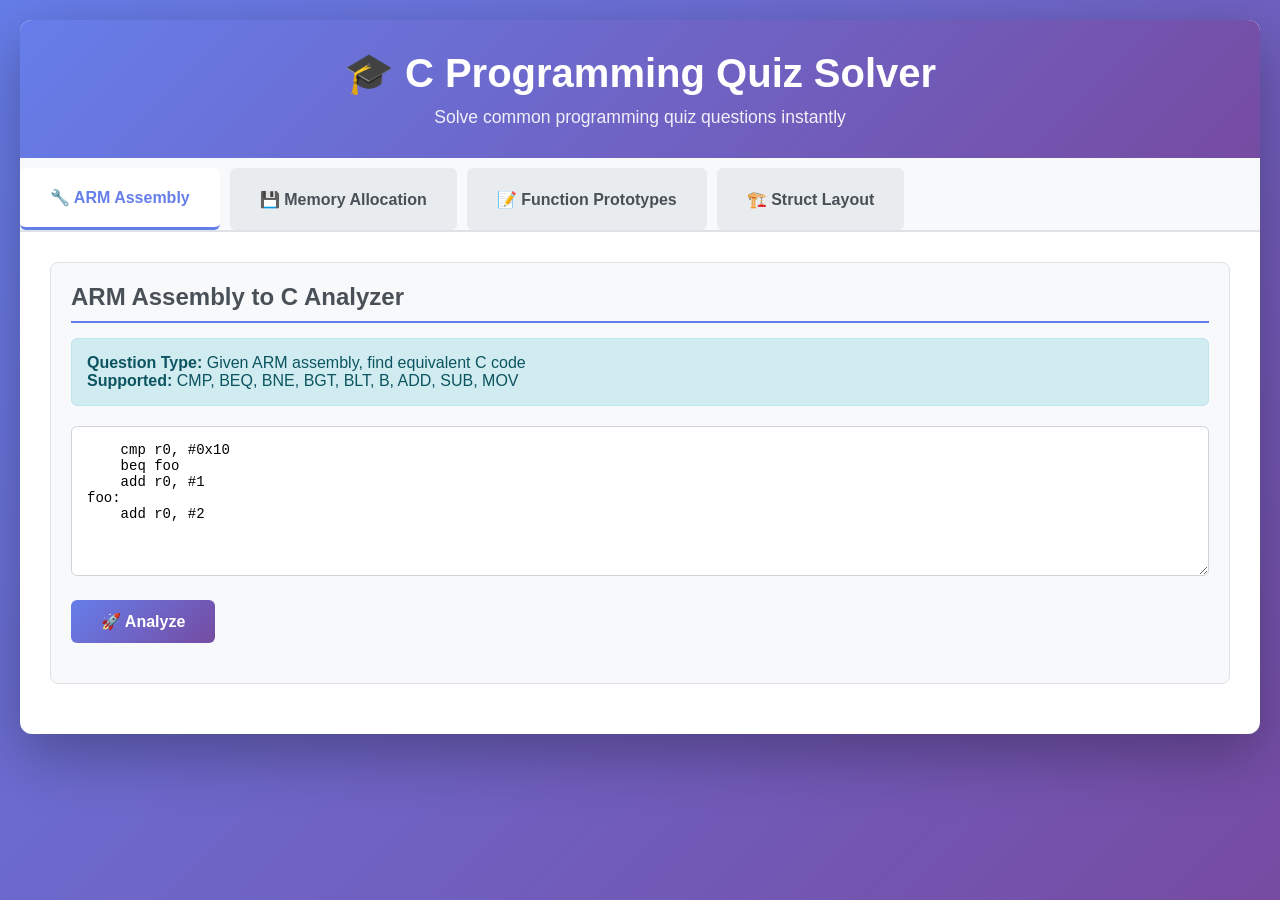
<file: index.html>
<!DOCTYPE html>
<html lang="en">
<head>
    <meta charset="UTF-8">
    <meta name="viewport" content="width=device-width, initial-scale=1.0">
    <title>C Programming Quiz Solver</title>
    <link rel="stylesheet" href="styles.css">
</head>
<body>
    <div class="container">
        <header>
            <h1>🎓 C Programming Quiz Solver</h1>
            <p class="subtitle">Solve common programming quiz questions instantly</p>
        </header>

        <div class="main-tabs">
            <button class="main-tab active" onclick="switchMainTab(0)">🔧 ARM Assembly</button>
            <button class="main-tab" onclick="switchMainTab(1)">💾 Memory Allocation</button>
            <button class="main-tab" onclick="switchMainTab(2)">📝 Function Prototypes</button>
            <button class="main-tab" onclick="switchMainTab(3)">🏗️ Struct Layout</button>
        </div>

        <!-- ARM Assembly Tab -->
        <div class="tab-panel active" id="panel-arm">
            <div class="panel">
                <h2>ARM Assembly to C Analyzer</h2>
                <div class="info-box">
                    <strong>Question Type:</strong> Given ARM assembly, find equivalent C code<br>
                    <strong>Supported:</strong> CMP, BEQ, BNE, BGT, BLT, B, ADD, SUB, MOV
                </div>
                <textarea id="armInput" placeholder="Enter ARM assembly...">    cmp r0, #0x10
    beq foo
    add r0, #1
foo:
    add r0, #2</textarea>
                <button onclick="analyzeARM()">🚀 Analyze</button>
                
                <div class="results" id="armResults"></div>
            </div>
        </div>

        <!-- Memory Allocation Tab -->
        <div class="tab-panel" id="panel-memory">
            <div class="panel">
                <h2>Memory Allocation Calculator</h2>
                <div class="info-box">
                    <strong>Question Type:</strong> How many bytes are allocated by malloc()?<br>
                    <strong>Example:</strong> int * arr = malloc(5*sizeof(int));
                </div>
                
                <div class="config-row">
                    <div class="config-item">
                        <label>sizeof(int):</label>
                        <input type="number" id="memIntSize" value="2" min="1" max="8">
                    </div>
                    <div class="config-item">
                        <label>sizeof(pointer):</label>
                        <input type="number" id="memPtrSize" value="4" min="1" max="8">
                    </div>
                    <div class="config-item">
                        <label>sizeof(char):</label>
                        <input type="number" id="memCharSize" value="1" min="1" max="8">
                    </div>
                    <div class="config-item">
                        <label>sizeof(double):</label>
                        <input type="number" id="memDoubleSize" value="8" min="1" max="16">
                    </div>
                </div>

                <textarea id="memInput" placeholder="Enter C statement with malloc()...">int * intarray = malloc(5*sizeof(int));</textarea>
                <button onclick="analyzeMemory()">💾 Calculate</button>
                
                <div class="results" id="memResults"></div>
            </div>
        </div>

        <!-- Function Prototype Tab -->
        <div class="tab-panel" id="panel-function">
            <div class="panel">
                <h2>Function Prototype Analyzer</h2>
                <div class="info-box">
                    <strong>Question Type:</strong> What type does this function return?<br>
                    <strong>Example:</strong> int foo(char a, double * b);
                </div>
                
                <textarea id="funcInput" placeholder="Enter function prototype...">int foo(char a, double * b);</textarea>
                <button onclick="analyzeFunction()">📝 Analyze</button>
                
                <div class="results" id="funcResults"></div>
            </div>
        </div>

        <!-- Struct Layout Tab -->
        <div class="tab-panel" id="panel-struct">
            <div class="panel">
                <h2>Struct Memory Layout Analyzer</h2>
                <div class="info-box">
                    <strong>Question Type:</strong> What is the memory address of a struct member?<br>
                    <strong>Example:</strong> Given struct bar at address 10, where is mystruct.v1?
                </div>
                
                <div class="config-row">
                    <div class="config-item">
                        <label>sizeof(int):</label>
                        <input type="number" id="structIntSize" value="2" min="1" max="8">
                    </div>
                    <div class="config-item">
                        <label>Base Address (decimal):</label>
                        <input type="number" id="structBaseAddr" value="10" min="0">
                    </div>
                    <div class="config-item">
                        <label>Member to find:</label>
                        <input type="text" id="structMember" value="v1" placeholder="e.g., v1">
                    </div>
                    <div class="config-item">
                        <label>Apply Alignment:</label>
                        <select id="structAlignment" style="padding: 15px; border: 1px solid #ced4da; border-radius: 6px;">
                            <option value="false">No (Simple)</option>
                            <option value="true">Yes (Realistic)</option>
                        </select>
                    </div>
                </div>

                <textarea id="structInput" placeholder="Enter struct definition...">struct bar {
    int v0;
    int v1;
    int v2;
};</textarea>
                <button onclick="analyzeStruct()">🏗️ Analyze</button>
                
                <div class="results" id="structResults"></div>
            </div>
        </div>
    </div>

    <script src="arm-analyzer.js?v=6"></script>
    <script src="memory-calculator.js?v=6"></script>
    <script src="function-analyzer.js?v=6"></script>
    <script src="struct-analyzer.js?v=6"></script>
    <script src="quiz-solver.js?v=6"></script>
</body>
</html>
</file>
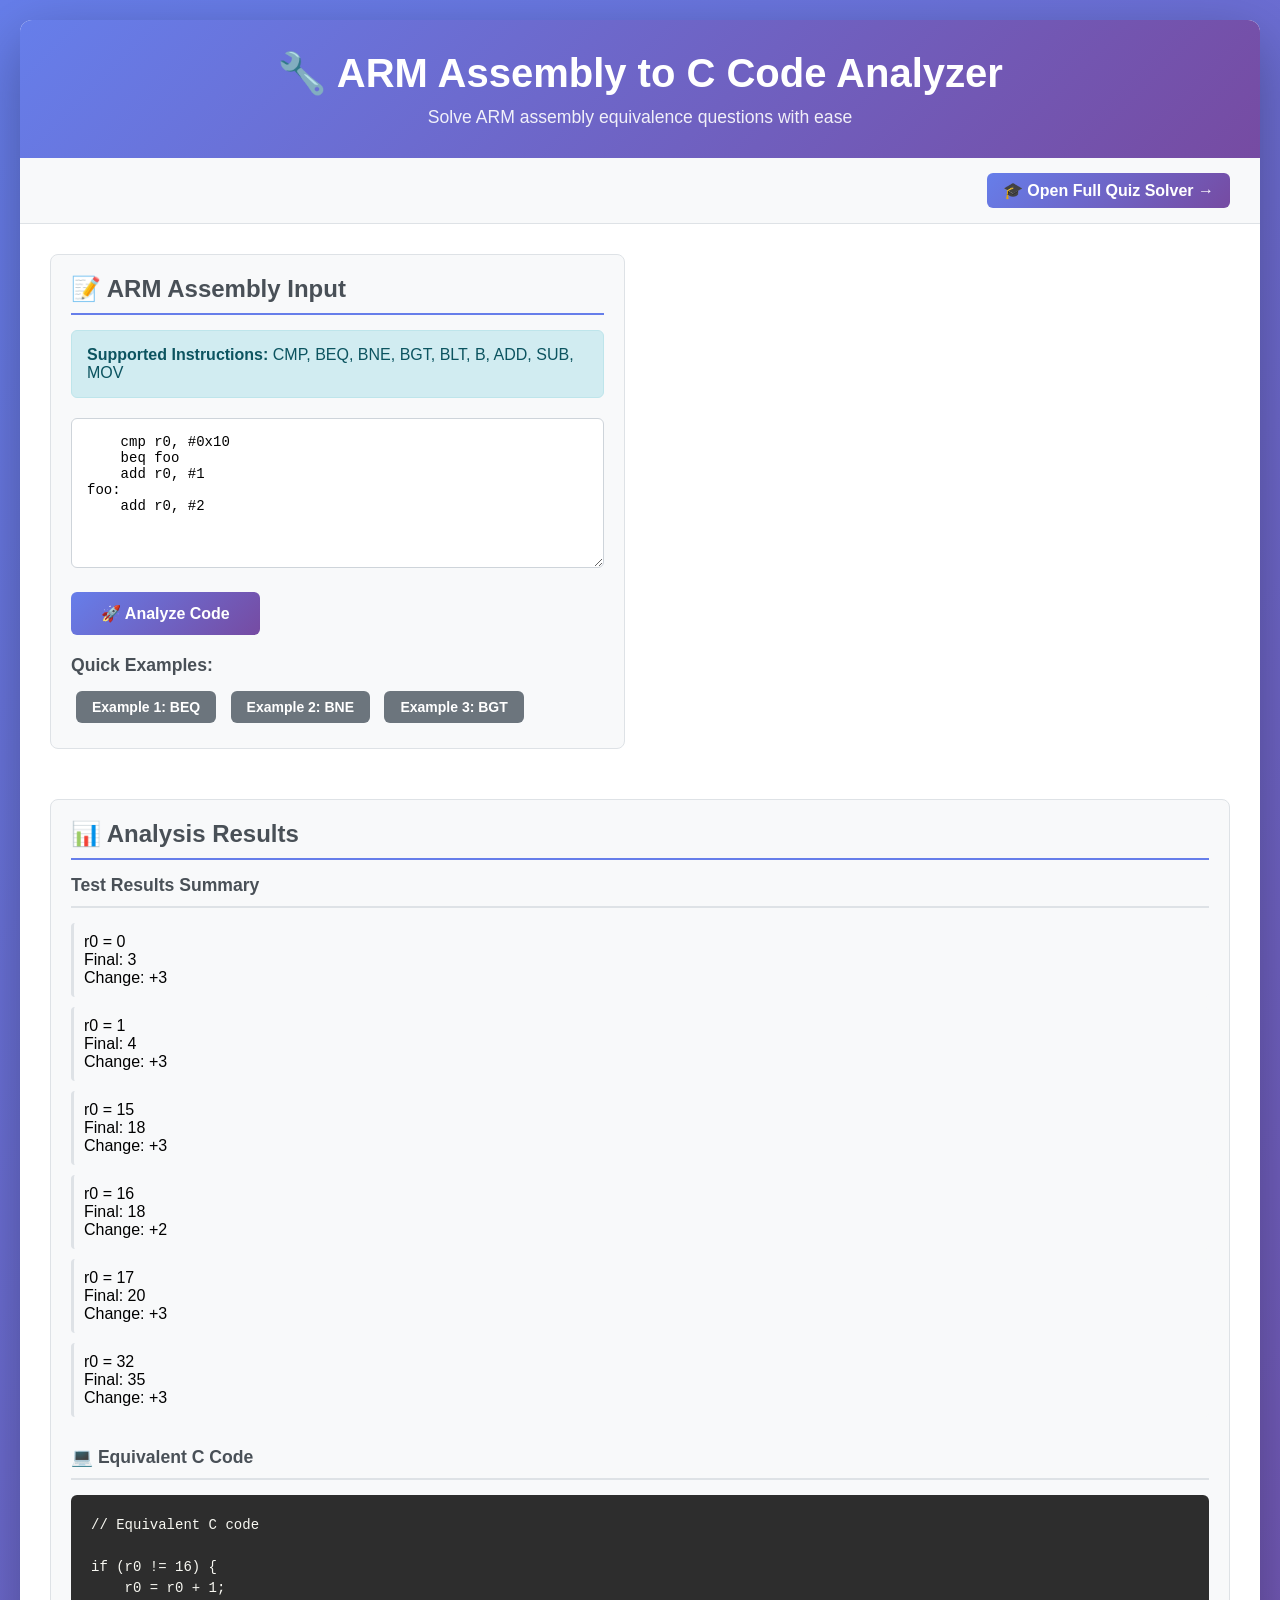
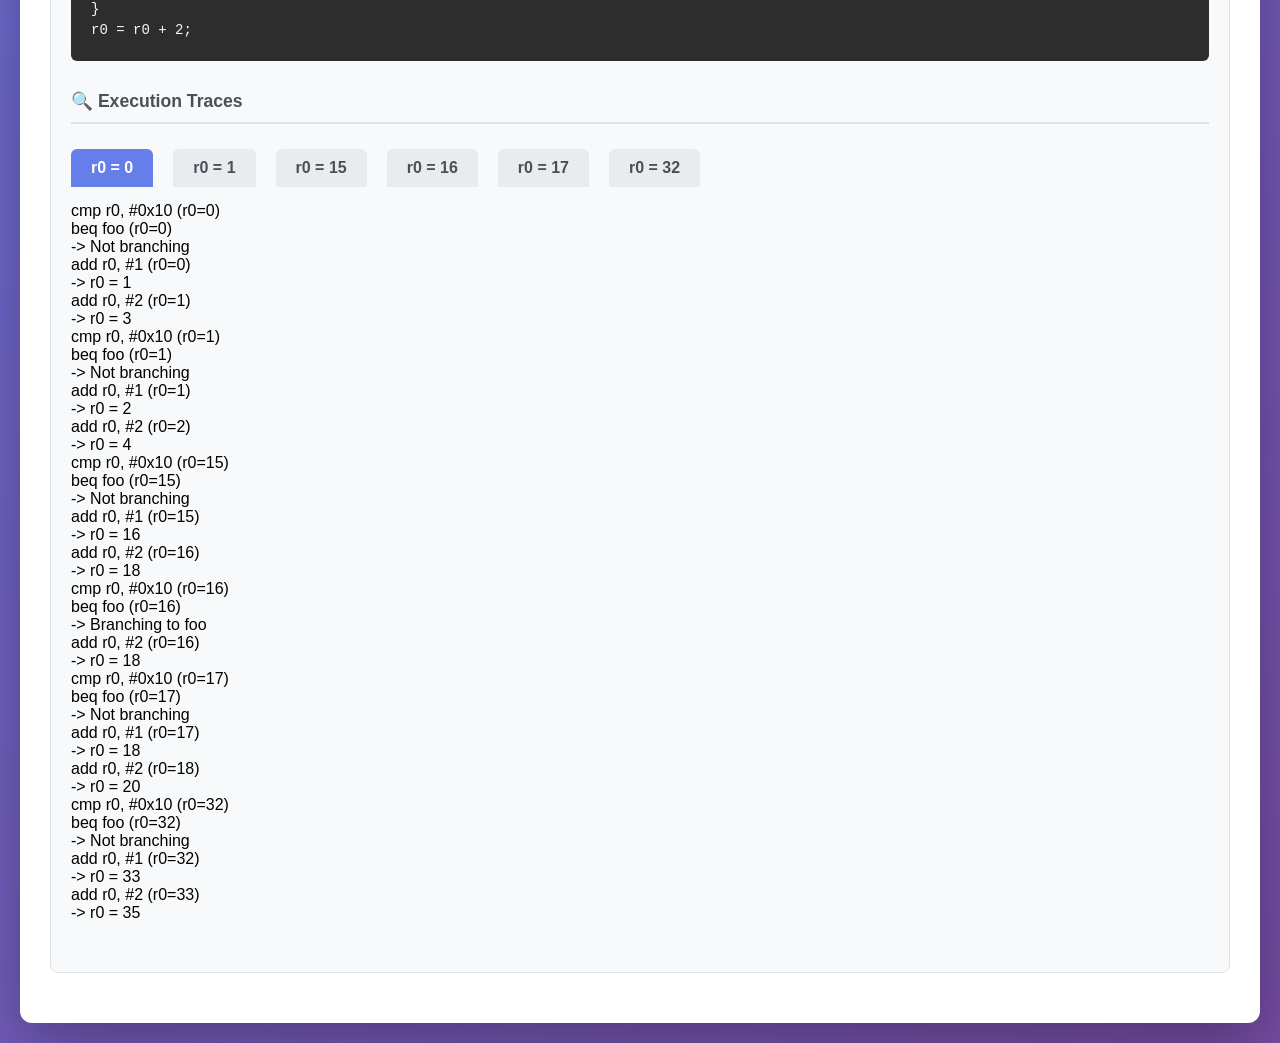
<file: arm-standalone.html>
<!DOCTYPE html>
<html lang="en">
<head>
    <meta charset="UTF-8">
    <meta name="viewport" content="width=device-width, initial-scale=1.0">
    <title>ARM Assembly to C Code Analyzer</title>
    <link rel="stylesheet" href="styles.css">
</head>
<body>
    <div class="container">
        <header>
            <h1>🔧 ARM Assembly to C Code Analyzer</h1>
            <p class="subtitle">Solve ARM assembly equivalence questions with ease</p>
        </header>

        <div class="toolbar justify-end">
            <a href="quiz-solver.html" class="btn-primary">🎓 Open Full Quiz Solver →</a>
        </div>

        <div class="main-content">
            <div class="panel">
                <h2>📝 ARM Assembly Input</h2>
                
                <div class="info-box">
                    <strong>Supported Instructions:</strong>
                    CMP, BEQ, BNE, BGT, BLT, B, ADD, SUB, MOV
                </div>

                <textarea id="assemblyInput" placeholder="Enter ARM assembly code here...
Example:
    cmp r0, #0x10
    beq foo
    add r0, #1
foo:
    add r0, #2">    cmp r0, #0x10
    beq foo
    add r0, #1
foo:
    add r0, #2</textarea>

                <button onclick="analyze()">🚀 Analyze Code</button>

                <div class="examples">
                    <h3 style="color: #495057; margin-bottom: 10px; font-size: 1.1em;">Quick Examples:</h3>
                    <button class="example-btn" onclick="loadExample(1)">Example 1: BEQ</button>
                    <button class="example-btn" onclick="loadExample(2)">Example 2: BNE</button>
                    <button class="example-btn" onclick="loadExample(3)">Example 3: BGT</button>
                </div>
            </div>

            <div class="panel full-width" id="resultsPanel" style="display: none;">
                <h2>📊 Analysis Results</h2>

                <div class="result-section">
                    <h3>Test Results Summary</h3>
                    <div id="testResults" class="test-results"></div>
                </div>

                <div class="result-section">
                    <h3>💻 Equivalent C Code</h3>
                    <pre id="cCodeOutput"></pre>
                </div>

                <div class="result-section">
                    <h3>🔍 Execution Traces</h3>
                    <div class="tabs" id="traceTabs"></div>
                    <div id="traceContents"></div>
                </div>
            </div>
        </div>
    </div>

    <script src="arm-analyzer.js?v=5"></script>
    <script>
        function analyze() {
            const assemblyCode = document.getElementById('assemblyInput').value;
            
            if (!assemblyCode.trim()) {
                alert('Please enter some ARM assembly code!');
                return;
            }

            try {
                const analyzer = new ARMAnalyzer();
                analyzer.parse(assemblyCode);

                const testValues = [0, 1, 15, 16, 17, 32];
                const analysis = analyzer.analyze(testValues);

                // Show results panel
                document.getElementById('resultsPanel').style.display = 'block';

                // Display test results
                displayTestResults(analysis.results);

                // Display C code
                document.getElementById('cCodeOutput').textContent = analysis.cCode;

                // Display traces
                displayTraces(analysis.results);

                // Scroll to results
                document.getElementById('resultsPanel').scrollIntoView({ behavior: 'smooth' });

            } catch (error) {
                alert('Error analyzing code: ' + error.message);
                console.error(error);
            }
        }

        function displayTestResults(results) {
            const container = document.getElementById('testResults');
            container.innerHTML = '';

            // Find if there are different behaviors
            const changes = results.map(r => r.change);
            const hasVariation = new Set(changes).size > 1;

            results.forEach(result => {
                const isUnique = hasVariation && 
                    changes.filter(c => c === result.change).length === 1;

                const div = document.createElement('div');
                div.className = 'test-item' + (isUnique ? ' highlighted' : '');
                div.innerHTML = `
                    <div class="test-value">r0 = ${result.initial}</div>
                    <div>Final: ${result.final}</div>
                    <div class="test-change">Change: ${result.change >= 0 ? '+' : ''}${result.change}</div>
                `;
                container.appendChild(div);
            });
        }

        function displayTraces(results) {
            const tabsContainer = document.getElementById('traceTabs');
            const contentsContainer = document.getElementById('traceContents');
            
            tabsContainer.innerHTML = '';
            contentsContainer.innerHTML = '';

            results.forEach((result, index) => {
                // Create tab
                const tab = document.createElement('button');
                tab.className = 'tab' + (index === 0 ? ' active' : '');
                tab.textContent = `r0 = ${result.initial}`;
                tab.onclick = () => switchTab(index);
                tabsContainer.appendChild(tab);

                // Create content
                const content = document.createElement('div');
                content.className = 'tab-content' + (index === 0 ? ' active' : '');
                content.id = `trace-${index}`;
                
                const trace = document.createElement('div');
                trace.className = 'trace';
                
                result.trace.forEach(line => {
                    const lineDiv = document.createElement('div');
                    lineDiv.className = 'trace-line';
                    
                    if (line.startsWith('Label')) {
                        lineDiv.className += ' trace-label';
                    } else if (line.includes('->')) {
                        lineDiv.className += ' trace-branch';
                    } else {
                        lineDiv.className += ' trace-instruction';
                    }
                    
                    lineDiv.textContent = line;
                    trace.appendChild(lineDiv);
                });
                
                content.appendChild(trace);
                contentsContainer.appendChild(content);
            });
        }

        function switchTab(index) {
            // Update tabs
            const tabs = document.querySelectorAll('.tab');
            tabs.forEach((tab, i) => {
                tab.classList.toggle('active', i === index);
            });

            // Update contents
            const contents = document.querySelectorAll('.tab-content');
            contents.forEach((content, i) => {
                content.classList.toggle('active', i === index);
            });
        }

        function loadExample(exampleNum) {
            const examples = {
                1: `    cmp r0, #0x10
    beq foo
    add r0, #1
foo:
    add r0, #2`,
                2: `    cmp r0, #5
    bne skip
    add r0, #10
skip:
    add r0, #1`,
                3: `    cmp r0, #10
    bgt large
    add r0, #5
    b end
large:
    sub r0, #3
end:
    add r0, #2`
            };

            document.getElementById('assemblyInput').value = examples[exampleNum];
        }

        // Auto-analyze on page load
        window.onload = () => {
            analyze();
        };
    </script>
</body>
</html>
</file>
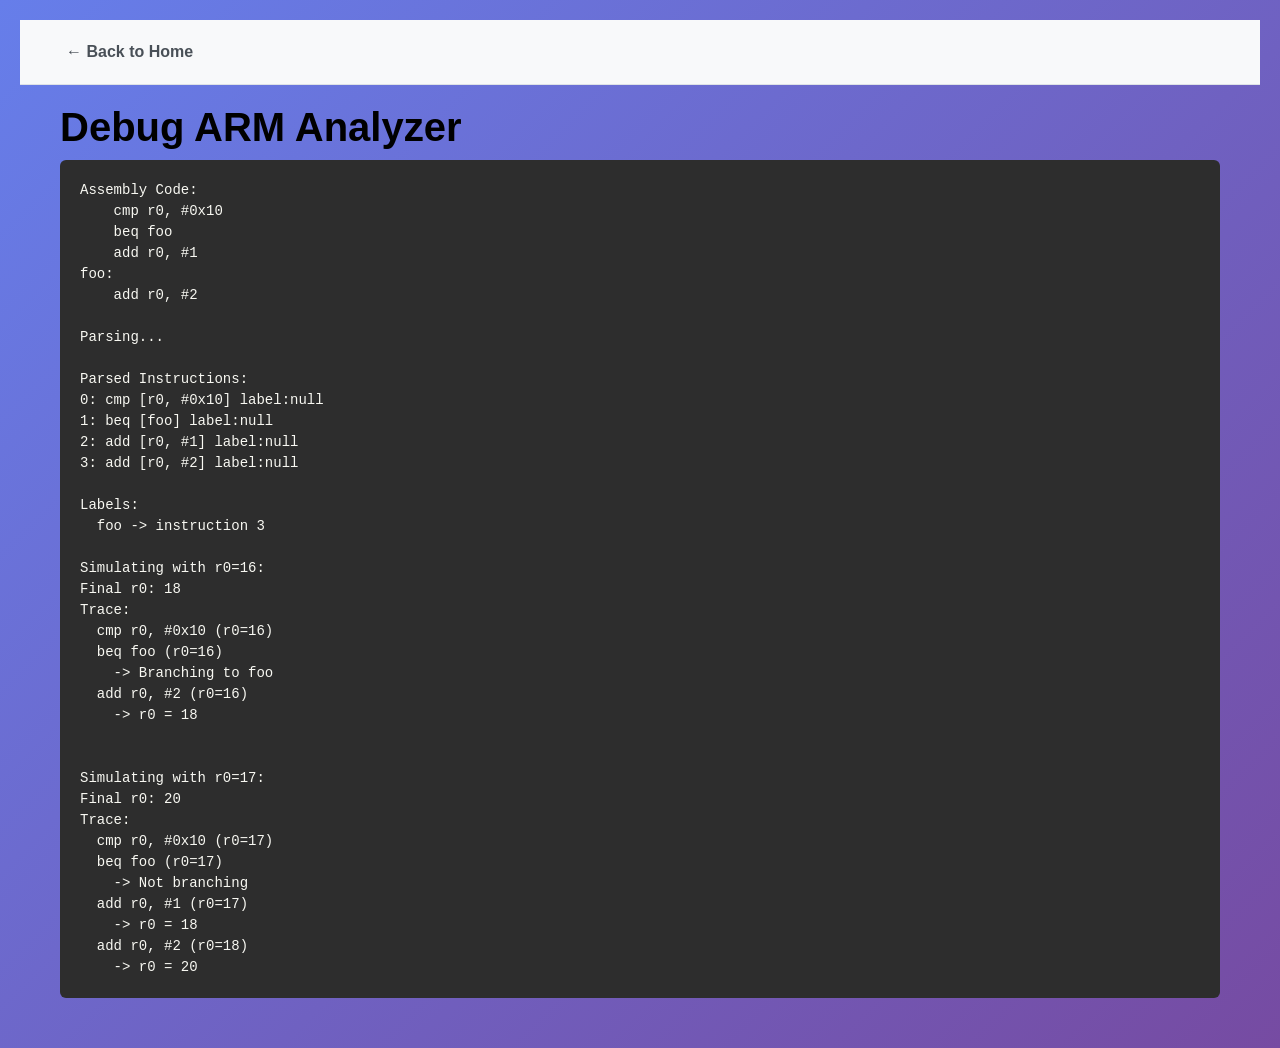
<file: debug.html>
<!DOCTYPE html>
<html>
<head>
    <title>Debug ARM Analyzer</title>
    <link rel="stylesheet" href="styles.css">
</head>
<body>
    <div class="toolbar">
        <a href="index.html">← Back to Home</a>
    </div>
    <div class="content">
        <h1>Debug ARM Analyzer</h1>
        <pre id="output"></pre>
    </div>

    <script src="arm-analyzer.js?v=5"></script>
    <script>
        const output = document.getElementById('output');
        
        try {
            const code = `    cmp r0, #0x10
    beq foo
    add r0, #1
foo:
    add r0, #2`;
            
            output.textContent += 'Assembly Code:\n' + code + '\n\n';
            
            const analyzer = new ARMAnalyzer();
            output.textContent += 'Parsing...\n';
            analyzer.parse(code);
            
            output.textContent += '\nParsed Instructions:\n';
            analyzer.instructions.forEach((instr, i) => {
                output.textContent += `${i}: ${instr.opcode} [${instr.operands.join(', ')}] label:${instr.label}\n`;
            });
            
            output.textContent += '\nLabels:\n';
            for (const [label, idx] of Object.entries(analyzer.labels)) {
                output.textContent += `  ${label} -> instruction ${idx}\n`;
            }
            
            output.textContent += '\nSimulating with r0=16:\n';
            const result = analyzer.simulate(16);
            output.textContent += `Final r0: ${result.finalR0}\n`;
            output.textContent += 'Trace:\n' + result.trace.join('\n') + '\n';
            
            output.textContent += '\n\nSimulating with r0=17:\n';
            const result2 = analyzer.simulate(17);
            output.textContent += `Final r0: ${result2.finalR0}\n`;
            output.textContent += 'Trace:\n' + result2.trace.join('\n') + '\n';
            
        } catch (error) {
            output.textContent += '\n\nERROR: ' + error.message + '\n' + error.stack;
        }
    </script>
</body>
</html>
</file>
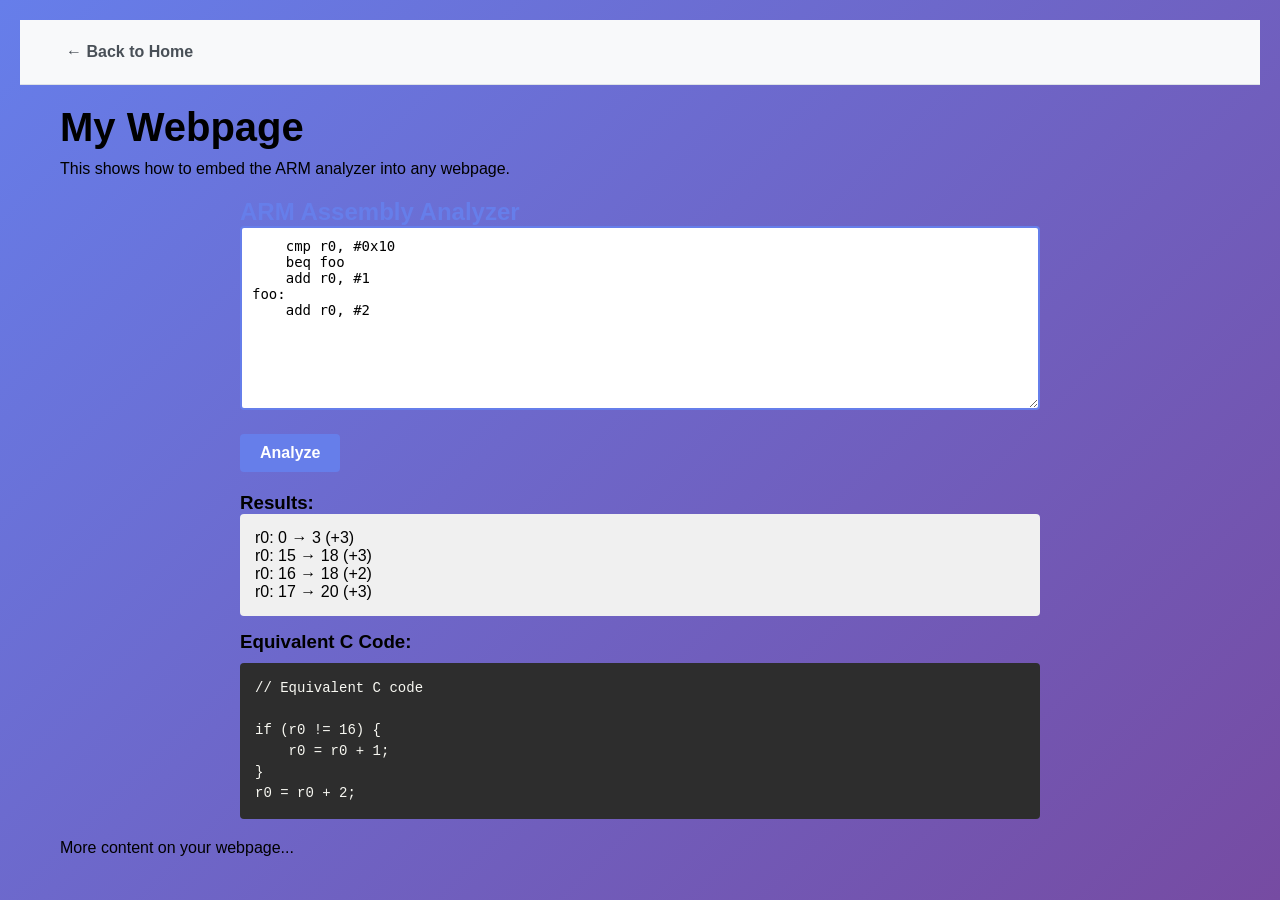
<file: embed-example.html>
<!DOCTYPE html>
<html lang="en">
<head>
    <meta charset="UTF-8">
    <meta name="viewport" content="width=device-width, initial-scale=1.0">
    <title>ARM Analyzer - Embed Example</title>
    <link rel="stylesheet" href="styles.css">
</head>
<body>
    <div class="toolbar">
        <a href="index.html">← Back to Home</a>
    </div>
    <div class="content">
        <h1>My Webpage</h1>
        <p>This shows how to embed the ARM analyzer into any webpage.</p>

        <!-- START: Embeddable ARM Analyzer Widget -->
        <div id="arm-analyzer-widget"></div>
    <script src="arm-analyzer.js?v=5"></script>
    <script>
        // Simple embedding example
        (function() {
            const widget = document.getElementById('arm-analyzer-widget');
            
            widget.innerHTML = `
                <div style="max-width: 800px; margin: 20px auto; font-family: Arial, sans-serif;">
                    <h2 style="color: #667eea;">ARM Assembly Analyzer</h2>
                    <textarea id="arm-input" rows="10" style="width: 100%; font-family: monospace; padding: 10px; border: 2px solid #667eea; border-radius: 4px;">    cmp r0, #0x10
    beq foo
    add r0, #1
foo:
    add r0, #2</textarea>
                    <button onclick="analyzeARM()" style="background: #667eea; color: white; border: none; padding: 10px 20px; margin-top: 10px; border-radius: 4px; cursor: pointer; font-size: 16px;">Analyze</button>
                    <div id="arm-results" style="margin-top: 20px;"></div>
                </div>
            `;

            window.analyzeARM = function() {
                const code = document.getElementById('arm-input').value;
                const resultsDiv = document.getElementById('arm-results');
                
                try {
                    const analyzer = new ARMAnalyzer();
                    analyzer.parse(code);
                    const analysis = analyzer.analyze([0, 15, 16, 17]);
                    
                    let html = '<h3>Results:</h3>';
                    html += '<div style="background: #f0f0f0; padding: 15px; border-radius: 4px; margin-bottom: 15px;">';
                    analysis.results.forEach(r => {
                        html += `<div>r0: ${r.initial} → ${r.final} (${r.change >= 0 ? '+' : ''}${r.change})</div>`;
                    });
                    html += '</div>';
                    
                    html += '<h3>Equivalent C Code:</h3>';
                    html += `<pre style="background: #2d2d2d; color: #f8f8f2; padding: 15px; border-radius: 4px; overflow-x: auto;">${analysis.cCode}</pre>`;
                    
                    resultsDiv.innerHTML = html;
                } catch (error) {
                    resultsDiv.innerHTML = `<p style="color: red;">Error: ${error.message}</p>`;
                }
            };
            
            // Auto-analyze on load
            analyzeARM();
        })();
    </script>
    <!-- END: Embeddable ARM Analyzer Widget -->

    <p>More content on your webpage...</p>
    </div>
</body>
</html>
</file>
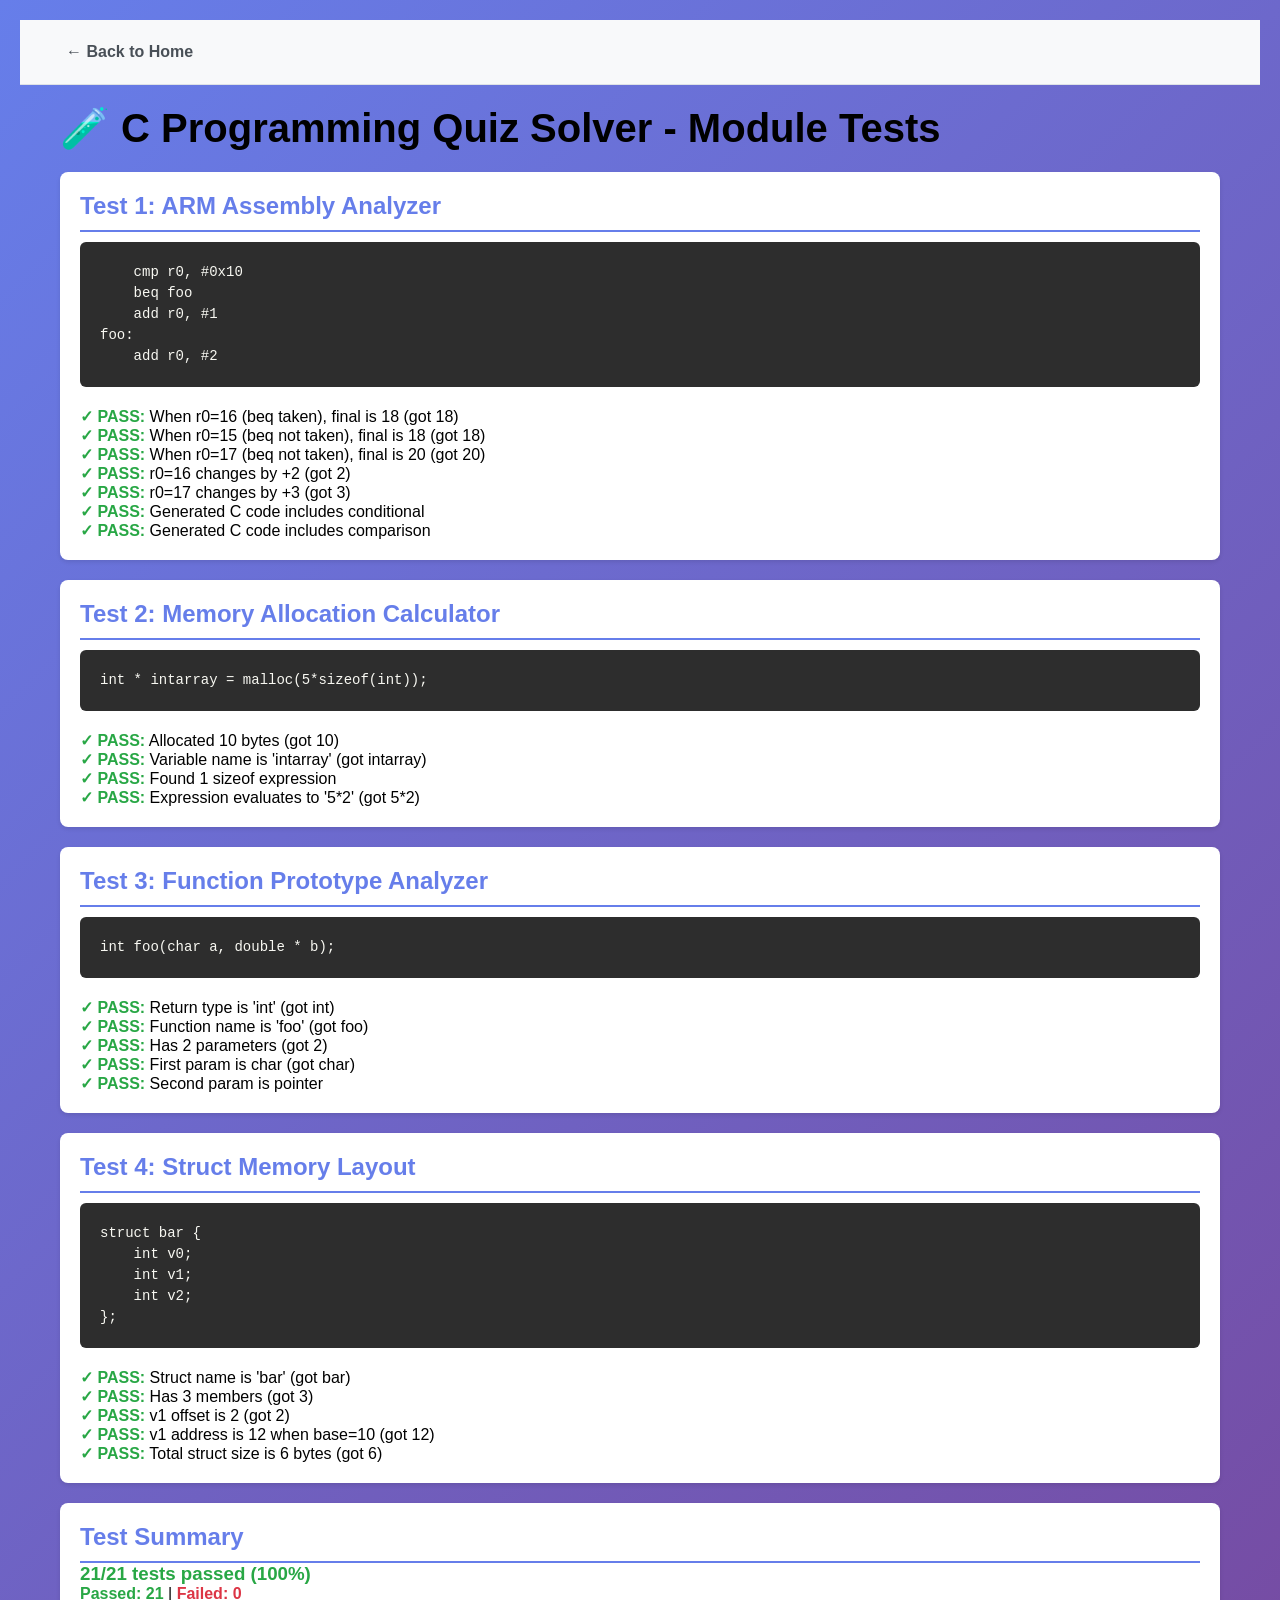
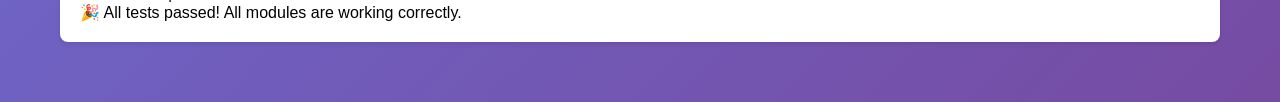
<file: test.html>
<!DOCTYPE html>
<html lang="en">
<head>
    <meta charset="UTF-8">
    <meta name="viewport" content="width=device-width, initial-scale=1.0">
    <title>Quiz Solver - Module Tests</title>
    <link rel="stylesheet" href="styles.css">
</head>
<body>
    <div class="toolbar">
        <a href="index.html">← Back to Home</a>
    </div>
    <div class="content">
        <h1>🧪 C Programming Quiz Solver - Module Tests</h1>
        
        <div class="test-section">
            <h2>Test 1: ARM Assembly Analyzer</h2>
            <pre id="test1-input"></pre>
            <div id="test1-result" class="result"></div>
        </div>

        <div class="test-section">
            <h2>Test 2: Memory Allocation Calculator</h2>
            <pre id="test2-input"></pre>
            <div id="test2-result" class="result"></div>
    </div>

    <div class="test-section">
        <h2>Test 3: Function Prototype Analyzer</h2>
        <pre id="test3-input"></pre>
        <div id="test3-result" class="result"></div>
    </div>

    <div class="test-section">
        <h2>Test 4: Struct Memory Layout</h2>
        <pre id="test4-input"></pre>
        <div id="test4-result" class="result"></div>
    </div>

    <div class="test-section">
        <h2>Test Summary</h2>
        <div id="summary"></div>
    </div>
    </div>

    <script src="arm-analyzer.js?v=5"></script>
    <script src="memory-calculator.js?v=5"></script>
    <script src="function-analyzer.js?v=5"></script>
    <script src="struct-analyzer.js?v=5"></script>
    <script>
        let testsPass = 0;
        let testsFail = 0;

        function assert(condition, message) {
            if (condition) {
                testsPass++;
                return `<span class="pass">✓ PASS:</span> ${message}`;
            } else {
                testsFail++;
                return `<span class="fail">✗ FAIL:</span> ${message}`;
            }
        }

        // Test 1: ARM Assembly
        try {
            const armCode = `    cmp r0, #0x10
    beq foo
    add r0, #1
foo:
    add r0, #2`;
            
            document.getElementById('test1-input').textContent = armCode;
            
            const armAnalyzer = new ARMAnalyzer();
            armAnalyzer.parse(armCode);
            
            const result16 = armAnalyzer.simulate(16);
            const result15 = armAnalyzer.simulate(15);
            const result17 = armAnalyzer.simulate(17);
            
            let output = '';
            // When r0 == 16: beq branches to foo, skips add #1, only does add #2 → +2
            output += assert(result16.finalR0 === 18, `When r0=16 (beq taken), final is 18 (got ${result16.finalR0})`);
            output += '<br>';
            // When r0 != 16: beq doesn't branch, does add #1 then add #2 → +3
            output += assert(result15.finalR0 === 18, `When r0=15 (beq not taken), final is 18 (got ${result15.finalR0})`);
            output += '<br>';
            output += assert(result17.finalR0 === 20, `When r0=17 (beq not taken), final is 20 (got ${result17.finalR0})`);
            output += '<br>';
            
            // Check that behavior differs
            const change16 = result16.finalR0 - 16;
            const change17 = result17.finalR0 - 17;
            output += assert(change16 === 2, `r0=16 changes by +2 (got ${change16})`);
            output += '<br>';
            output += assert(change17 === 3, `r0=17 changes by +3 (got ${change17})`);
            output += '<br>';
            
            const cCode = armAnalyzer.generateCCode();
            output += assert(cCode.includes('if'), 'Generated C code includes conditional');
            output += '<br>';
            // The correct pattern: if (r0 != 16) r0 += 1; r0 += 2;
            output += assert(cCode.includes('!=') || cCode.includes('=='), 'Generated C code includes comparison');
            
            document.getElementById('test1-result').innerHTML = output;
        } catch (error) {
            testsFail++;
            document.getElementById('test1-result').innerHTML = `<span class="fail">✗ ERROR:</span> ${error.message}`;
        }

        // Test 2: Memory Allocation
        try {
            const memStatement = 'int * intarray = malloc(5*sizeof(int));';
            document.getElementById('test2-input').textContent = memStatement;
            
            const memCalc = new MemoryCalculator();
            memCalc.setTypeSizes({ 'int': 2 });
            
            const result = memCalc.analyzeMalloc(memStatement);
            
            let output = '';
            output += assert(result.bytes === 10, `Allocated 10 bytes (got ${result.bytes})`);
            output += '<br>';
            output += assert(result.varName === 'intarray', `Variable name is 'intarray' (got ${result.varName})`);
            output += '<br>';
            output += assert(result.replacements.length === 1, 'Found 1 sizeof expression');
            output += '<br>';
            output += assert(result.parsedExpression === '5*2', `Expression evaluates to '5*2' (got ${result.parsedExpression})`);
            
            document.getElementById('test2-result').innerHTML = output;
        } catch (error) {
            testsFail++;
            document.getElementById('test2-result').innerHTML = `<span class="fail">✗ ERROR:</span> ${error.message}`;
        }

        // Test 3: Function Prototype
        try {
            const funcProto = 'int foo(char a, double * b);';
            document.getElementById('test3-input').textContent = funcProto;
            
            const funcAnalyzer = new FunctionAnalyzer();
            const parsed = funcAnalyzer.parsePrototype(funcProto);
            
            let output = '';
            output += assert(parsed.returnType === 'int', `Return type is 'int' (got ${parsed.returnType})`);
            output += '<br>';
            output += assert(parsed.functionName === 'foo', `Function name is 'foo' (got ${parsed.functionName})`);
            output += '<br>';
            output += assert(parsed.parameterCount === 2, `Has 2 parameters (got ${parsed.parameterCount})`);
            output += '<br>';
            output += assert(parsed.parameters[0].type === 'char', `First param is char (got ${parsed.parameters[0].type})`);
            output += '<br>';
            output += assert(parsed.parameters[1].isPointer, `Second param is pointer`);
            
            document.getElementById('test3-result').innerHTML = output;
        } catch (error) {
            testsFail++;
            document.getElementById('test3-result').innerHTML = `<span class="fail">✗ ERROR:</span> ${error.message}`;
        }

        // Test 4: Struct Layout
        try {
            const structDef = `struct bar {
    int v0;
    int v1;
    int v2;
};`;
            document.getElementById('test4-input').textContent = structDef;
            
            const structAnalyzer = new StructAnalyzer();
            structAnalyzer.setTypeSizes({ 'int': 2 });
            structAnalyzer.alignment = false; // Simple mode for test
            
            const parsed = structAnalyzer.parseStruct(structDef);
            const memberAddr = structAnalyzer.getMemberAddress(parsed, 10, 'v1');
            
            let output = '';
            output += assert(parsed.name === 'bar', `Struct name is 'bar' (got ${parsed.name})`);
            output += '<br>';
            output += assert(parsed.members.length === 3, `Has 3 members (got ${parsed.members.length})`);
            output += '<br>';
            output += assert(parsed.members[1].offset === 2, `v1 offset is 2 (got ${parsed.members[1].offset})`);
            output += '<br>';
            output += assert(memberAddr.address === 12, `v1 address is 12 when base=10 (got ${memberAddr.address})`);
            output += '<br>';
            output += assert(parsed.totalSize === 6, `Total struct size is 6 bytes (got ${parsed.totalSize})`);
            
            document.getElementById('test4-result').innerHTML = output;
        } catch (error) {
            testsFail++;
            document.getElementById('test4-result').innerHTML = `<span class="fail">✗ ERROR:</span> ${error.message}`;
        }

        // Summary
        const total = testsPass + testsFail;
        const percent = total > 0 ? Math.round((testsPass / total) * 100) : 0;
        const summaryClass = testsFail === 0 ? 'pass' : 'fail';
        
        document.getElementById('summary').innerHTML = `
            <h3 class="${summaryClass}">
                ${testsPass}/${total} tests passed (${percent}%)
            </h3>
            <p><span class="pass">Passed: ${testsPass}</span> | <span class="fail">Failed: ${testsFail}</span></p>
            ${testsFail === 0 ? '<p>🎉 All tests passed! All modules are working correctly.</p>' : '<p>⚠️ Some tests failed. Check the errors above.</p>'}
        `;
    </script>
</body>
</html>
</file>
<file: styles.css>
* {
    margin: 0;
    padding: 0;
    box-sizing: border-box;
}

body {
    font-family: 'Segoe UI', Tahoma, Geneva, Verdana, sans-serif;
    background: linear-gradient(135deg, #667eea 0%, #764ba2 100%);
    padding: 20px;
    min-height: 100vh;
}

.container {
    max-width: 1400px;
    margin: 0 auto;
    background: white;
    border-radius: 12px;
    box-shadow: 0 20px 60px rgba(0, 0, 0, 0.3);
    overflow: hidden;
}

header {
    background: linear-gradient(135deg, #667eea 0%, #764ba2 100%);
    color: white;
    padding: 30px;
    text-align: center;
}

h1 {
    font-size: 2.5em;
    margin-bottom: 10px;
}

.subtitle {
    opacity: 0.9;
    font-size: 1.1em;
}

.toolbar {
    display: flex;
    align-items: center;
    padding: 15px 30px;
    background: #f8f9fa;
    border-bottom: 1px solid #dee2e6;
}

.toolbar.justify-end {
    justify-content: flex-end;
}

.toolbar a {
    display: inline-flex;
    align-items: center;
    gap: 8px;
    text-decoration: none;
    color: #495057;
    font-weight: 600;
    padding: 8px 16px;
    border-radius: 6px;
    transition: all 0.2s;
}

.toolbar a:hover {
    background: #e9ecef;
    color: #667eea;
}

.toolbar a.btn-primary {
    color: white;
    background: linear-gradient(135deg, #667eea 0%, #764ba2 100%);
}

.toolbar a.btn-primary:hover {
    background: linear-gradient(135deg, #667eea 0%, #764ba2 100%);
    transform: translateY(-2px);
    box-shadow: 0 5px 15px rgba(102, 126, 234, 0.3);
}

.main-tabs {
    display: flex;
    background: #f8f9fa;
    border-bottom: 2px solid #dee2e6;
    overflow-x: auto;
}

.main-tab {
    padding: 20px 30px;
    background: #e9ecef;
    border: none;
    cursor: pointer;
    font-size: 16px;
    font-weight: 600;
    color: #495057;
    transition: all 0.3s;
    white-space: nowrap;
    flex-shrink: 0;
}

.main-tab:hover {
    background: #dee2e6;
}

.main-tab.active {
    background: white;
    color: #667eea;
    border-bottom: 3px solid #667eea;
}

.tab-panel {
    display: none;
    padding: 30px;
}

.tab-panel.active {
    display: block;
}

.main-content {
    display: grid;
    grid-template-columns: 1fr 1fr;
    gap: 30px;
    padding: 30px;
}

.content {
    max-width: 1200px;
    margin: 0 auto;
    padding: 20px;
}

.panel {
    background: #f8f9fa;
    border-radius: 8px;
    padding: 20px;
    border: 1px solid #dee2e6;
    margin-bottom: 20px;
}

.panel h2 {
    color: #495057;
    margin-bottom: 15px;
    font-size: 1.5em;
    border-bottom: 2px solid #667eea;
    padding-bottom: 10px;
}

.panel h3 {
    color: #495057;
    margin-bottom: 10px;
    font-size: 1.1em;
}

.full-width {
    grid-column: 1 / -1;
}

textarea, input[type="text"], input[type="number"], select {
    width: 100%;
    font-family: 'Courier New', monospace;
    font-size: 14px;
    padding: 15px;
    border: 1px solid #ced4da;
    border-radius: 6px;
    resize: vertical;
    background: white;
    margin-bottom: 10px;
}

textarea {
    min-height: 150px;
}

textarea:focus, input:focus, select:focus {
    outline: none;
    border-color: #667eea;
    box-shadow: 0 0 0 3px rgba(102, 126, 234, 0.1);
}

button {
    background: linear-gradient(135deg, #667eea 0%, #764ba2 100%);
    color: white;
    border: none;
    padding: 12px 30px;
    font-size: 16px;
    border-radius: 6px;
    cursor: pointer;
    transition: transform 0.2s, box-shadow 0.2s;
    font-weight: 600;
    margin-top: 10px;
    margin-right: 10px;
}

button:hover {
    transform: translateY(-2px);
    box-shadow: 0 5px 15px rgba(102, 126, 234, 0.3);
}

button:active {
    transform: translateY(0);
}

.example-btn {
    background: #6c757d;
    padding: 8px 16px;
    font-size: 14px;
    margin: 5px;
    display: inline-block;
}

.example-btn:hover {
    background: #5a6268;
}

.examples {
    margin-top: 20px;
}

.results, .result {
    margin-top: 20px;
}

.result-box {
    background: white;
    padding: 20px;
    border-radius: 6px;
    margin-bottom: 20px;
    border-left: 4px solid #667eea;
}

.result-box h3 {
    color: #495057;
    margin-bottom: 15px;
    font-size: 1.2em;
}

.result-section {
    margin-bottom: 30px;
}

.result-section h3 {
    color: #495057;
    margin-bottom: 15px;
    padding-bottom: 10px;
    border-bottom: 2px solid #dee2e6;
}

.answer-highlight {
    background: #d4edda;
    border: 2px solid #28a745;
    padding: 15px;
    border-radius: 6px;
    font-size: 1.2em;
    font-weight: 600;
    color: #155724;
    text-align: center;
    margin: 15px 0;
}

.test-results {
    display: grid;
    gap: 10px;
}

.test-item {
    padding: 10px;
    border-radius: 4px;
    background: #f8f9fa;
    border-left: 3px solid #dee2e6;
}

.tabs {
    display: flex;
    gap: 10px;
    margin-bottom: 15px;
}

.tab {
    padding: 10px 20px;
    background: #e9ecef;
    border: none;
    border-radius: 6px 6px 0 0;
    cursor: pointer;
    font-weight: 600;
    color: #495057;
}

.tab.active {
    background: #667eea;
    color: white;
}

.trace-content {
    background: #f8f9fa;
    padding: 15px;
    border-radius: 6px;
    font-family: 'Courier New', monospace;
    font-size: 13px;
    white-space: pre-wrap;
}

pre {
    background: #2d2d2d;
    color: #f8f8f2;
    padding: 20px;
    border-radius: 6px;
    overflow-x: auto;
    font-family: 'Courier New', monospace;
    font-size: 14px;
    line-height: 1.5;
    margin: 10px 0;
}

code {
    background: #f8f9fa;
    padding: 2px 6px;
    border-radius: 3px;
    font-family: 'Courier New', monospace;
    font-size: 0.9em;
}

.info-box {
    background: #d1ecf1;
    border: 1px solid #bee5eb;
    border-radius: 6px;
    padding: 15px;
    margin-bottom: 20px;
    color: #0c5460;
}

.config-row {
    display: grid;
    grid-template-columns: repeat(auto-fit, minmax(200px, 1fr));
    gap: 15px;
    margin-bottom: 15px;
}

.config-item {
    display: flex;
    flex-direction: column;
}

.config-item label {
    font-weight: 600;
    margin-bottom: 5px;
    color: #495057;
}

table {
    width: 100%;
    border-collapse: collapse;
    margin: 15px 0;
}

th, td {
    padding: 12px;
    text-align: left;
    border-bottom: 1px solid #dee2e6;
}

th {
    background: #e9ecef;
    font-weight: 600;
    color: #495057;
}

tr:hover {
    background: #f8f9fa;
}

.memory-layout {
    font-family: 'Courier New', monospace;
    background: #f8f9fa;
    padding: 20px;
    border-radius: 6px;
    border: 1px solid #dee2e6;
    white-space: pre;
    overflow-x: auto;
}

.pass {
    color: #28a745;
    font-weight: bold;
}

.fail {
    color: #dc3545;
    font-weight: bold;
}

.test-section {
    background: white;
    padding: 20px;
    margin: 20px 0;
    border-radius: 8px;
    box-shadow: 0 2px 4px rgba(0,0,0,0.1);
}

.test-section h2 {
    color: #667eea;
    border-bottom: 2px solid #667eea;
    padding-bottom: 10px;
}

@media (max-width: 1024px) {
    .main-content {
        grid-template-columns: 1fr;
    }
}

@media (max-width: 768px) {
    body {
        padding: 10px;
    }

    .main-tabs {
        flex-wrap: wrap;
    }
    
    .main-tab {
        flex: 1 1 auto;
        min-width: 150px;
    }

    .tab-panel {
        padding: 15px;
    }

    .toolbar {
        padding: 10px 15px;
    }
}
</file>
